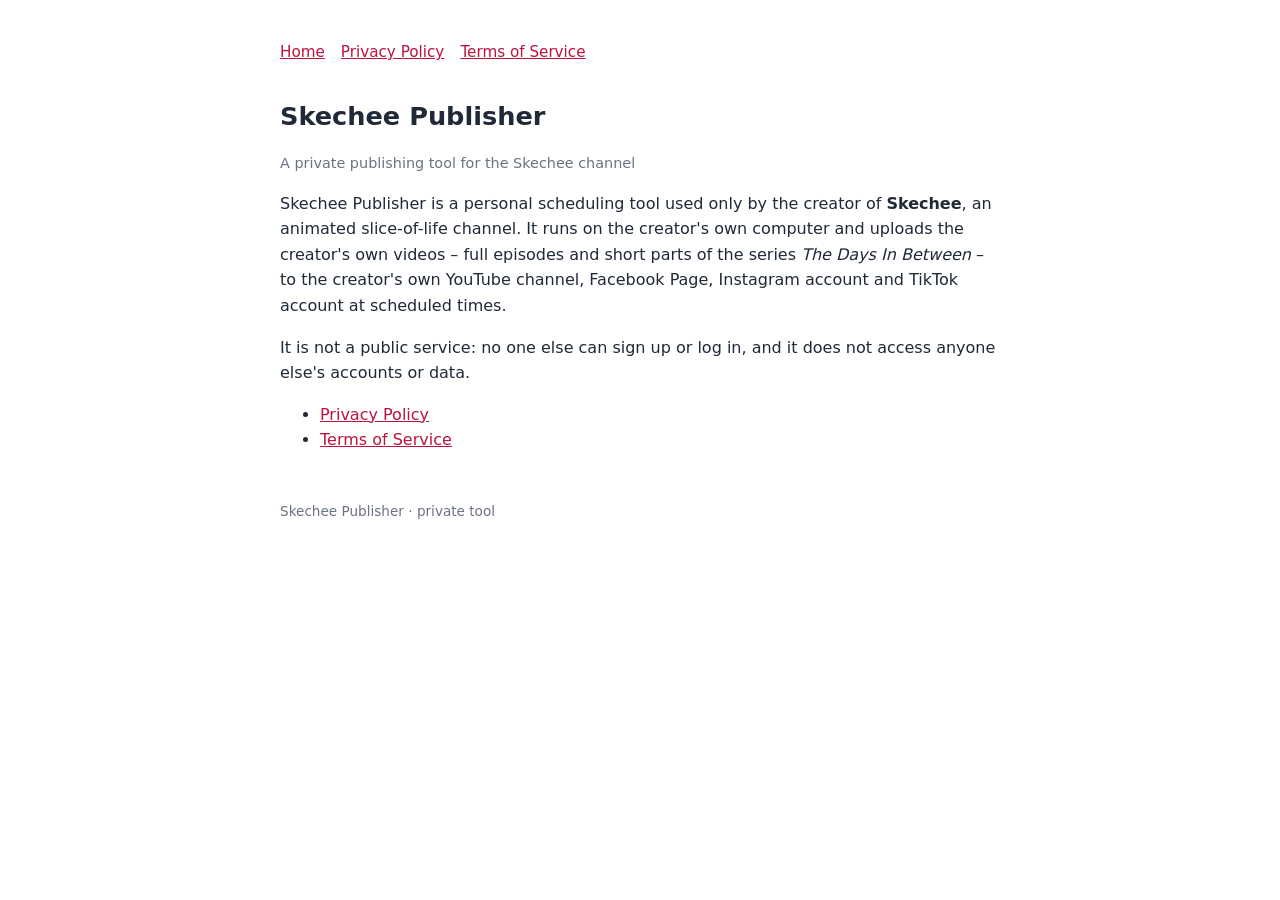
<file: index.html>
<!DOCTYPE html>
<html lang="en">
<head>
<meta charset="utf-8">
<meta name="viewport" content="width=device-width, initial-scale=1">
<title>Skechee Publisher</title>
<link rel="stylesheet" href="style.css">
</head>
<body>
<nav><a href="./">Home</a><a href="privacy/">Privacy Policy</a><a href="terms/">Terms of Service</a></nav>
<h1>Skechee Publisher</h1>
<p class="muted">A private publishing tool for the Skechee channel</p>
<p>Skechee Publisher is a personal scheduling tool used only by the creator of <strong>Skechee</strong>, an
animated slice-of-life channel. It runs on the creator's own computer and uploads the creator's own videos –
full episodes and short parts of the series <em>The Days In Between</em> – to the creator's own YouTube channel,
Facebook Page, Instagram account and TikTok account at scheduled times.</p>
<p>It is not a public service: no one else can sign up or log in, and it does not access anyone else's
accounts or data.</p>
<ul>
  <li><a href="privacy/">Privacy Policy</a></li>
  <li><a href="terms/">Terms of Service</a></li>
</ul>
<footer>Skechee Publisher · private tool</footer>
</body>
</html>
</file>
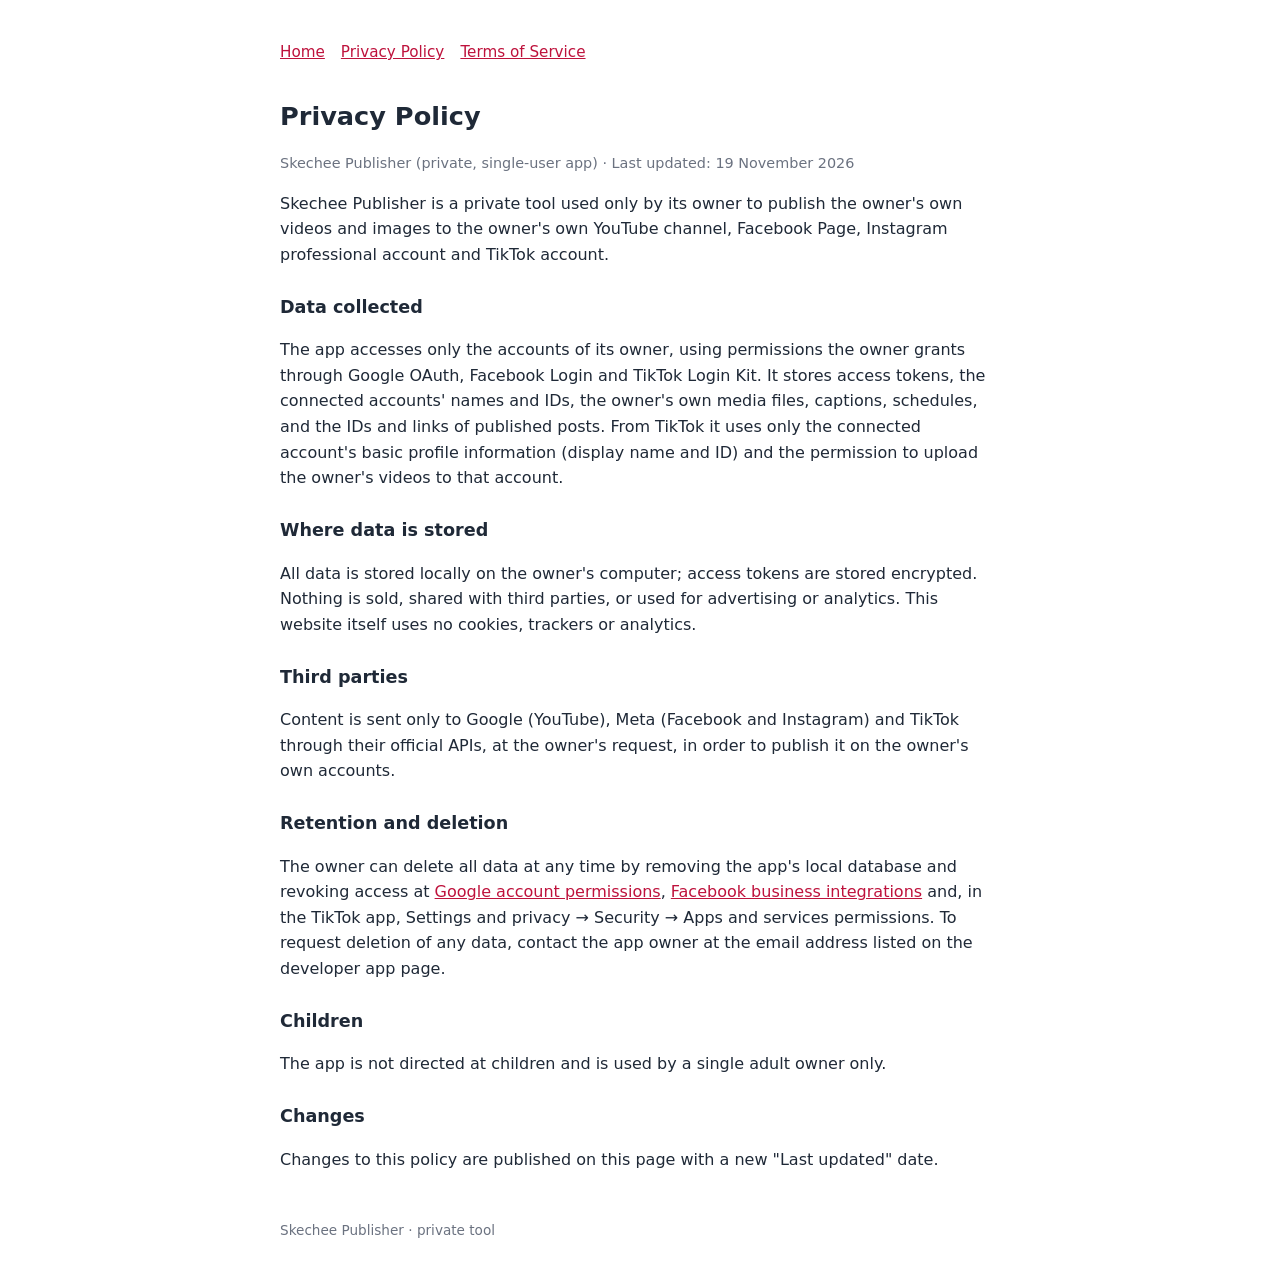
<file: privacy/index.html>
<!DOCTYPE html>
<html lang="en">
<head>
<meta charset="utf-8">
<meta name="viewport" content="width=device-width, initial-scale=1">
<title>Privacy Policy – Skechee Publisher</title>
<link rel="stylesheet" href="../style.css">
</head>
<body>
<nav><a href="../">Home</a><a href="./">Privacy Policy</a><a href="../terms/">Terms of Service</a></nav>
<h1>Privacy Policy</h1>
<p class="muted">Skechee Publisher (private, single-user app) · Last updated: 19 November 2026</p>

<p>Skechee Publisher is a private tool used only by its owner to publish the owner's own videos and images to
the owner's own YouTube channel, Facebook Page, Instagram professional account and TikTok account.</p>

<h2>Data collected</h2>
<p>The app accesses only the accounts of its owner, using permissions the owner grants through Google OAuth,
Facebook Login and TikTok Login Kit. It stores access tokens, the connected accounts' names and IDs, the
owner's own media files, captions, schedules, and the IDs and links of published posts. From TikTok it uses
only the connected account's basic profile information (display name and ID) and the permission to upload
the owner's videos to that account.</p>

<h2>Where data is stored</h2>
<p>All data is stored locally on the owner's computer; access tokens are stored encrypted. Nothing is sold,
shared with third parties, or used for advertising or analytics. This website itself uses no cookies,
trackers or analytics.</p>

<h2>Third parties</h2>
<p>Content is sent only to Google (YouTube), Meta (Facebook and Instagram) and TikTok through their official
APIs, at the owner's request, in order to publish it on the owner's own accounts.</p>

<h2>Retention and deletion</h2>
<p>The owner can delete all data at any time by removing the app's local database and revoking access at
<a href="https://myaccount.google.com/permissions">Google account permissions</a>,
<a href="https://www.facebook.com/settings?tab=business_tools">Facebook business integrations</a> and, in the
TikTok app, Settings and privacy → Security → Apps and services permissions. To request deletion of any data,
contact the app owner at the email address listed on the developer app page.</p>

<h2>Children</h2>
<p>The app is not directed at children and is used by a single adult owner only.</p>

<h2>Changes</h2>
<p>Changes to this policy are published on this page with a new "Last updated" date.</p>
<footer>Skechee Publisher · private tool</footer>
</body>
</html>
</file>
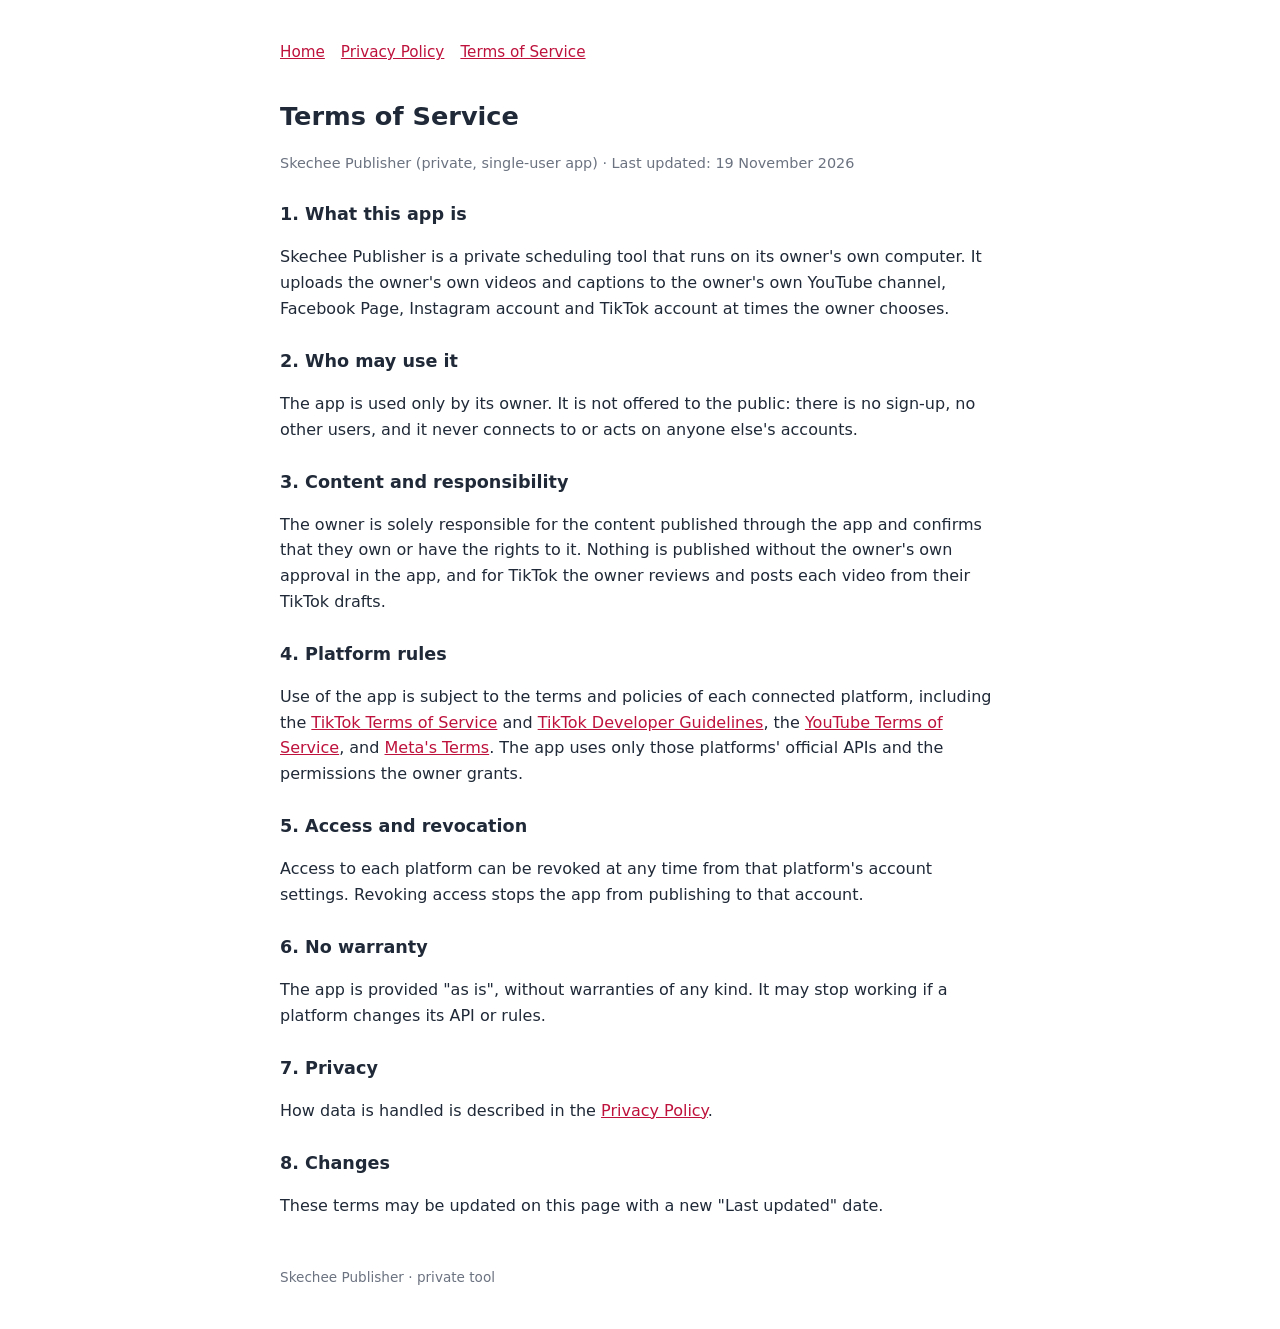
<file: terms/index.html>
<!DOCTYPE html>
<html lang="en">
<head>
<meta charset="utf-8">
<meta name="viewport" content="width=device-width, initial-scale=1">
<title>Terms of Service – Skechee Publisher</title>
<link rel="stylesheet" href="../style.css">
</head>
<body>
<nav><a href="../">Home</a><a href="../privacy/">Privacy Policy</a><a href="./">Terms of Service</a></nav>
<h1>Terms of Service</h1>
<p class="muted">Skechee Publisher (private, single-user app) · Last updated: 19 November 2026</p>

<h2>1. What this app is</h2>
<p>Skechee Publisher is a private scheduling tool that runs on its owner's own computer. It uploads the
owner's own videos and captions to the owner's own YouTube channel, Facebook Page, Instagram account and
TikTok account at times the owner chooses.</p>

<h2>2. Who may use it</h2>
<p>The app is used only by its owner. It is not offered to the public: there is no sign-up, no other users,
and it never connects to or acts on anyone else's accounts.</p>

<h2>3. Content and responsibility</h2>
<p>The owner is solely responsible for the content published through the app and confirms that they own or
have the rights to it. Nothing is published without the owner's own approval in the app, and for TikTok the
owner reviews and posts each video from their TikTok drafts.</p>

<h2>4. Platform rules</h2>
<p>Use of the app is subject to the terms and policies of each connected platform, including the
<a href="https://www.tiktok.com/legal/terms-of-service">TikTok Terms of Service</a> and
<a href="https://developers.tiktok.com/doc/our-guidelines-developer-guidelines">TikTok Developer Guidelines</a>,
the <a href="https://www.youtube.com/t/terms">YouTube Terms of Service</a>, and
<a href="https://www.facebook.com/terms.php">Meta's Terms</a>. The app uses only those platforms' official
APIs and the permissions the owner grants.</p>

<h2>5. Access and revocation</h2>
<p>Access to each platform can be revoked at any time from that platform's account settings. Revoking access
stops the app from publishing to that account.</p>

<h2>6. No warranty</h2>
<p>The app is provided "as is", without warranties of any kind. It may stop working if a platform changes its
API or rules.</p>

<h2>7. Privacy</h2>
<p>How data is handled is described in the <a href="../privacy/">Privacy Policy</a>.</p>

<h2>8. Changes</h2>
<p>These terms may be updated on this page with a new "Last updated" date.</p>
<footer>Skechee Publisher · private tool</footer>
</body>
</html>
</file>
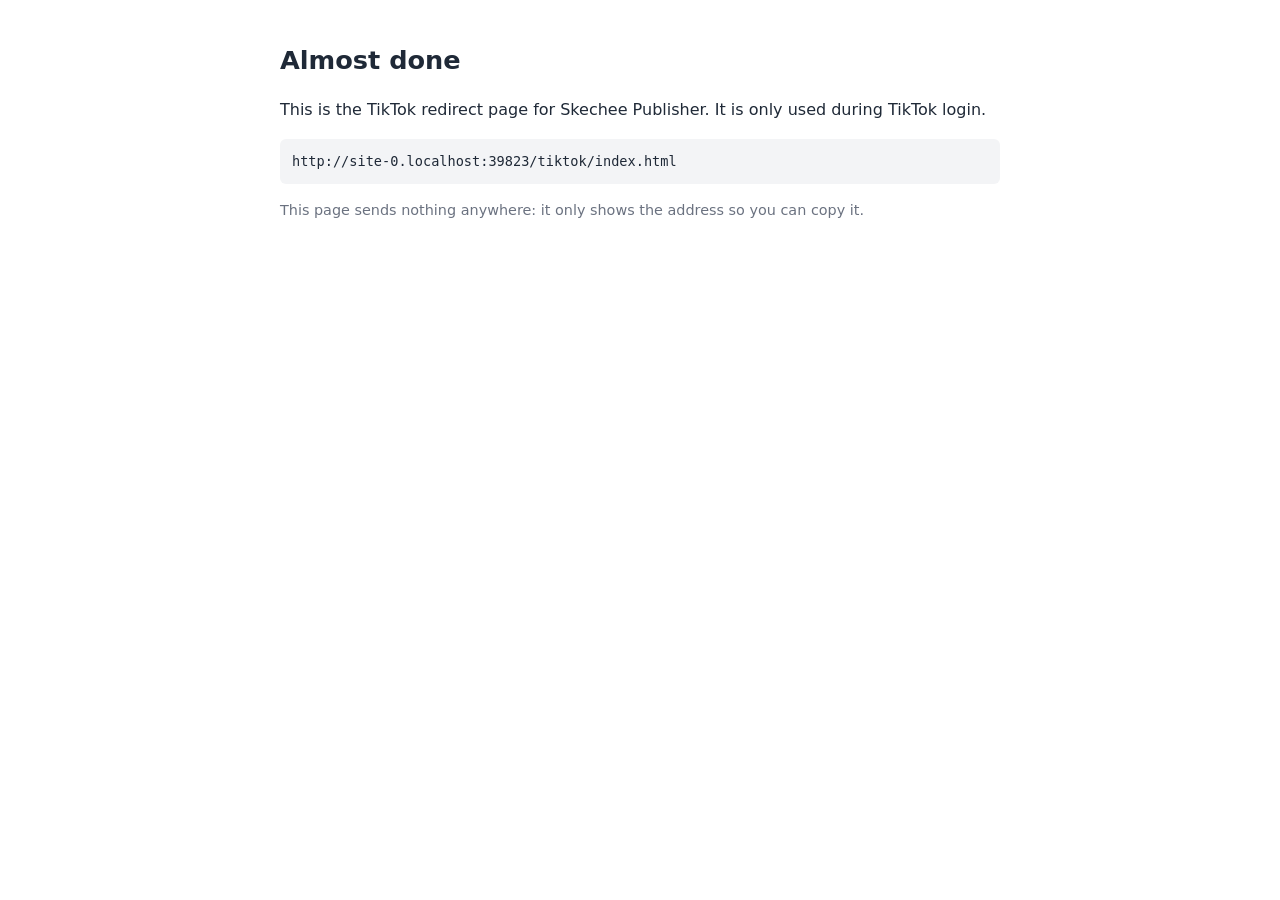
<file: tiktok/index.html>
<!DOCTYPE html>
<html lang="en">
<head>
<meta charset="utf-8">
<meta name="viewport" content="width=device-width, initial-scale=1">
<meta name="referrer" content="no-referrer">
<meta name="robots" content="noindex">
<title>Finish connecting TikTok – Skechee Publisher</title>
<link rel="stylesheet" href="../style.css">
</head>
<body>
<h1>Almost done</h1>
<p id="msg">Copy this whole address and paste it into the dashboard
(Settings → TikTok account → <em>"After logging in, paste the full address…"</em>), then click
<strong>Finish connecting</strong>. Do it straight away: the login code expires within minutes.</p>
<div class="box" id="url"></div>
<button id="copy" type="button">Copy address</button>
<p class="muted">This page sends nothing anywhere: it only shows the address so you can copy it.</p>
<script>
  // Shows the full address (it contains TikTok's one-time ?code=…&state=…) so the owner can paste it into
  // the local dashboard. Nothing is stored or sent.
  var u = window.location.href, box = document.getElementById("url"), btn = document.getElementById("copy");
  box.textContent = u;
  var p = new URLSearchParams(window.location.search);
  if (p.get("error")) {
    document.getElementById("msg").textContent = "TikTok reported an error (" + p.get("error") +
      "). Go back to the dashboard and click Open TikTok login again.";
  } else if (!p.get("code")) {
    document.getElementById("msg").textContent = "This is the TikTok redirect page for Skechee Publisher. " +
      "It is only used during TikTok login.";
    btn.style.display = "none";
  }
  btn.onclick = function () {
    navigator.clipboard.writeText(u).then(function () { btn.textContent = "Copied ✓"; },
      function () { btn.textContent = "Select the address above and copy it"; });
  };
</script>
</body>
</html>
</file>
<file: style.css>
body { font-family: system-ui, -apple-system, "Segoe UI", Roboto, sans-serif; max-width: 720px; margin: 40px auto;
       padding: 0 20px; line-height: 1.6; color: #1f2937; }
h1 { font-size: 1.6rem; margin-bottom: .2rem; }
h2 { font-size: 1.1rem; margin-top: 1.6rem; }
.muted { color: #6b7280; font-size: .9rem; }
a { color: #be123c; }
nav { margin-bottom: 2rem; font-size: .95rem; }
nav a { margin-right: 1rem; }
code, .box { background: #f3f4f6; border-radius: 6px; }
.box { padding: 12px; word-break: break-all; font-family: ui-monospace, Consolas, monospace; font-size: .85rem; }
button { background: #be123c; color: #fff; border: 0; border-radius: 6px; padding: 10px 16px; font-size: 1rem;
         cursor: pointer; margin-top: 12px; }
footer { margin-top: 3rem; font-size: .85rem; color: #6b7280; }
</file>
